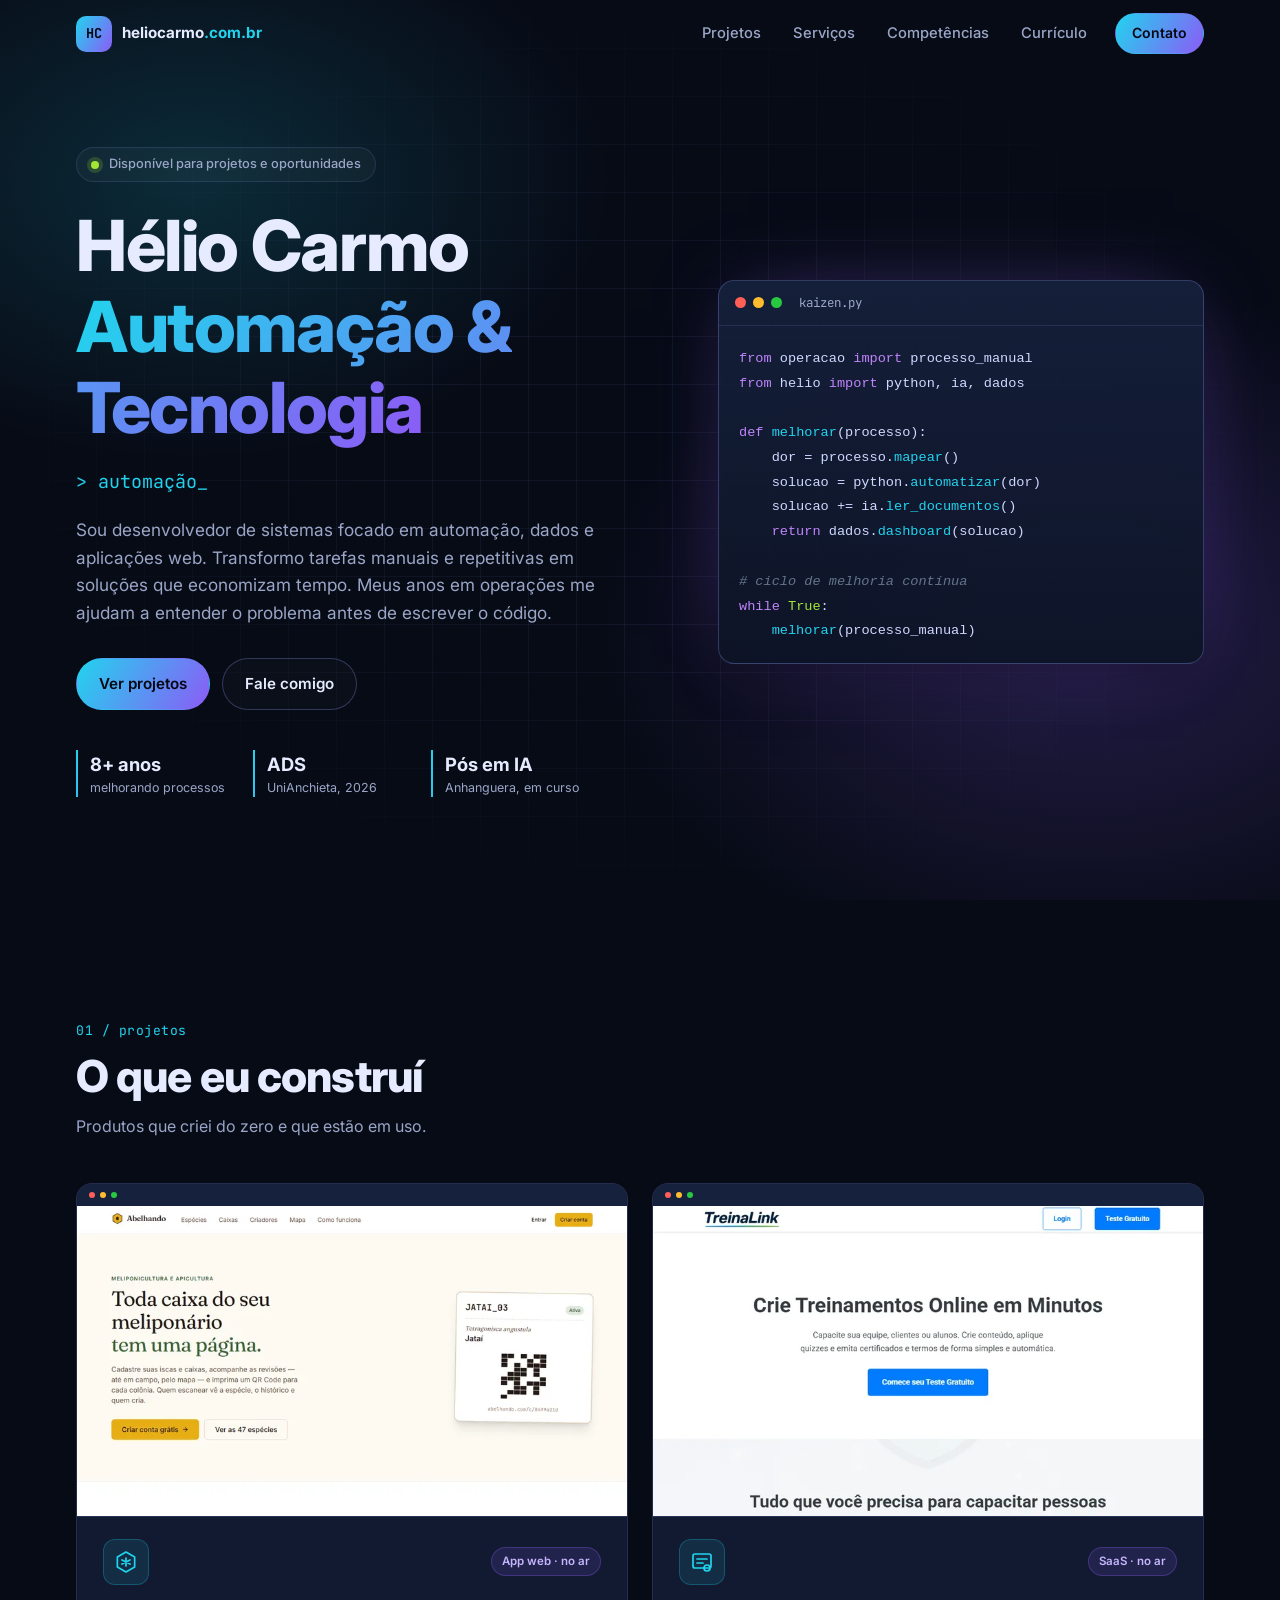
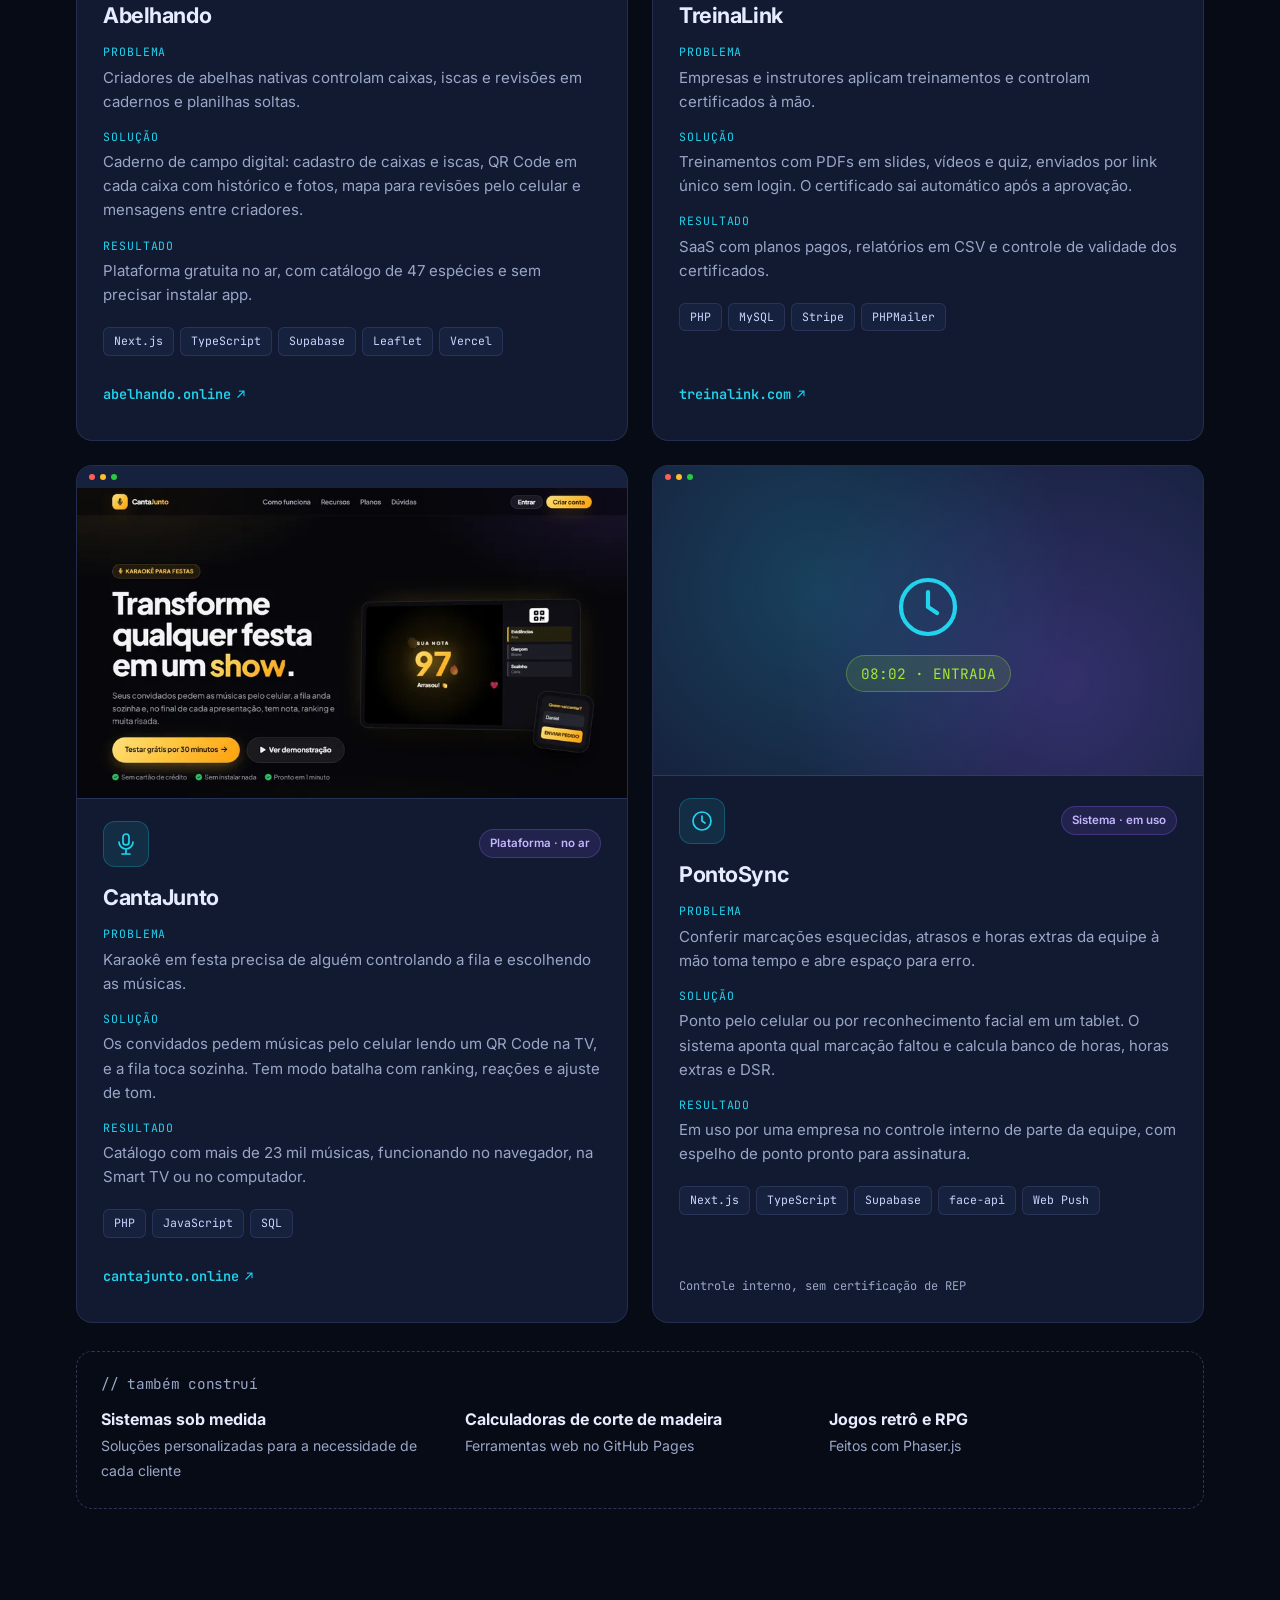
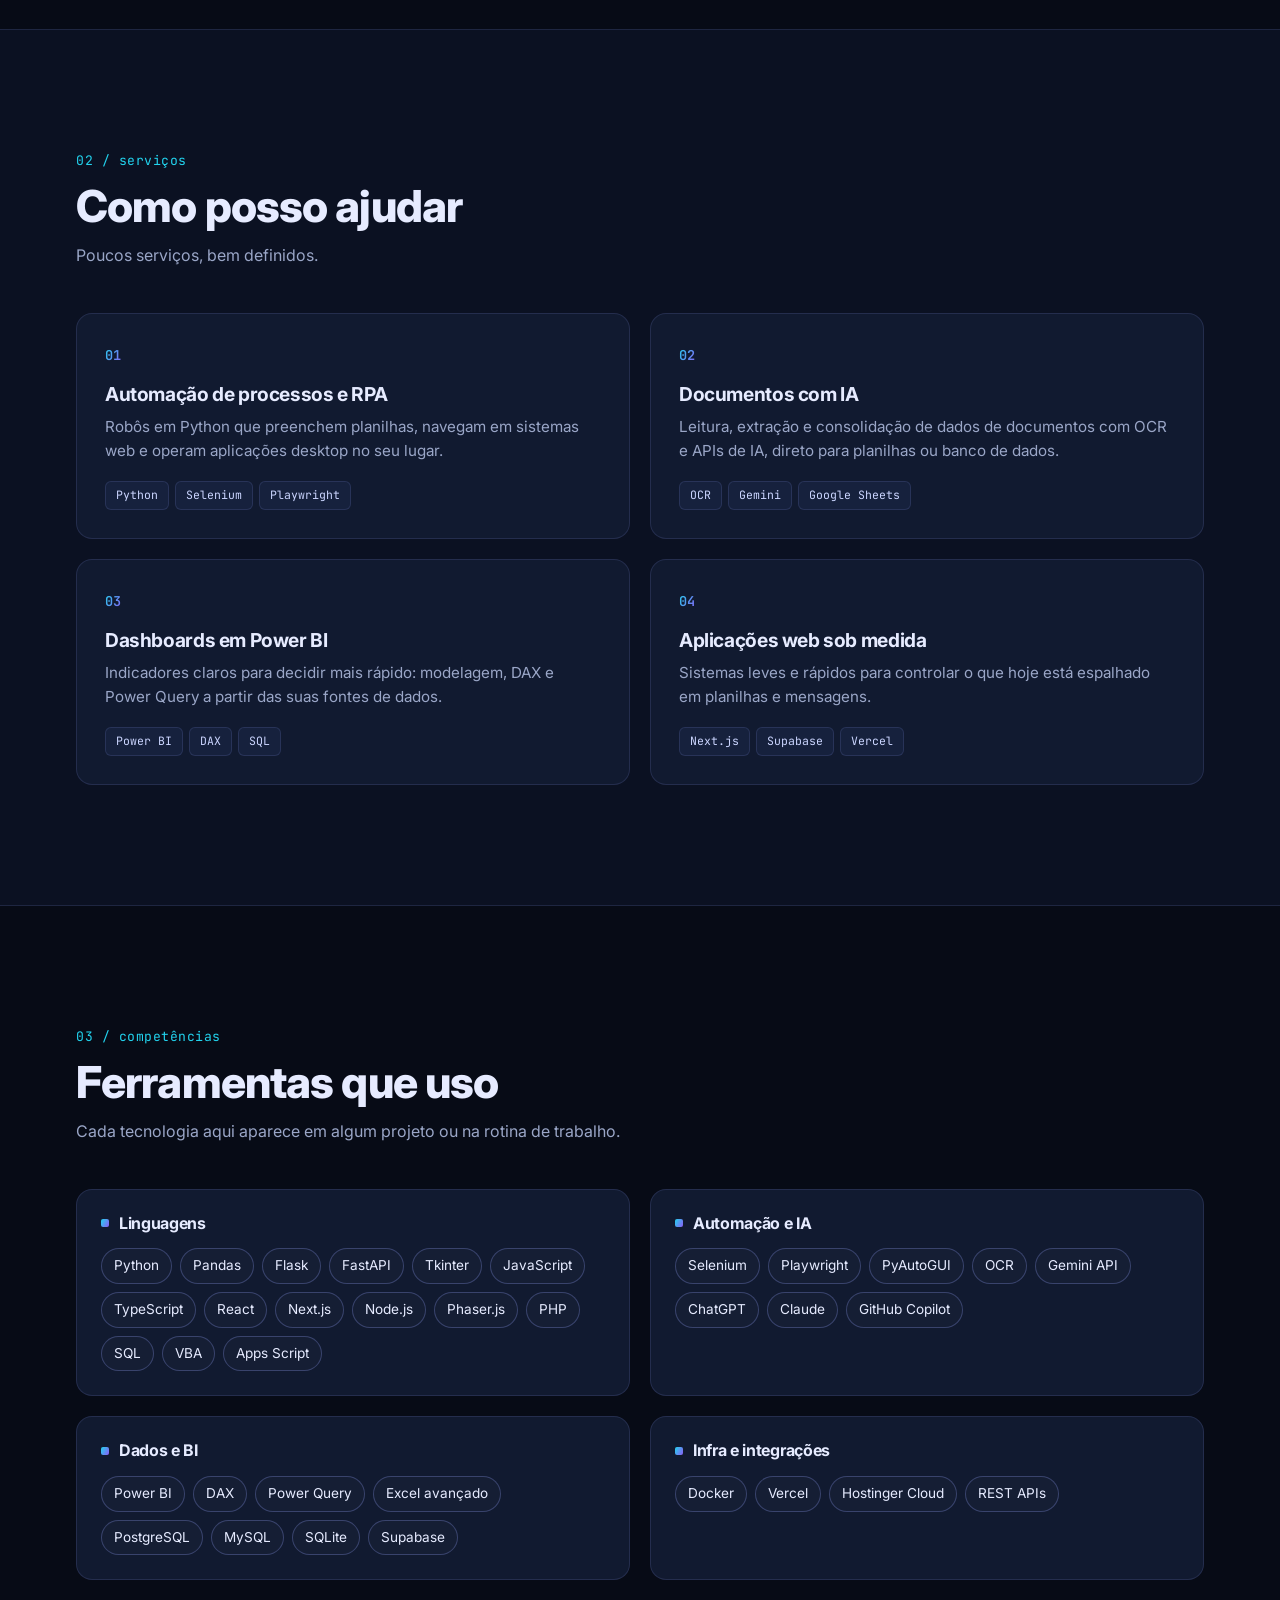
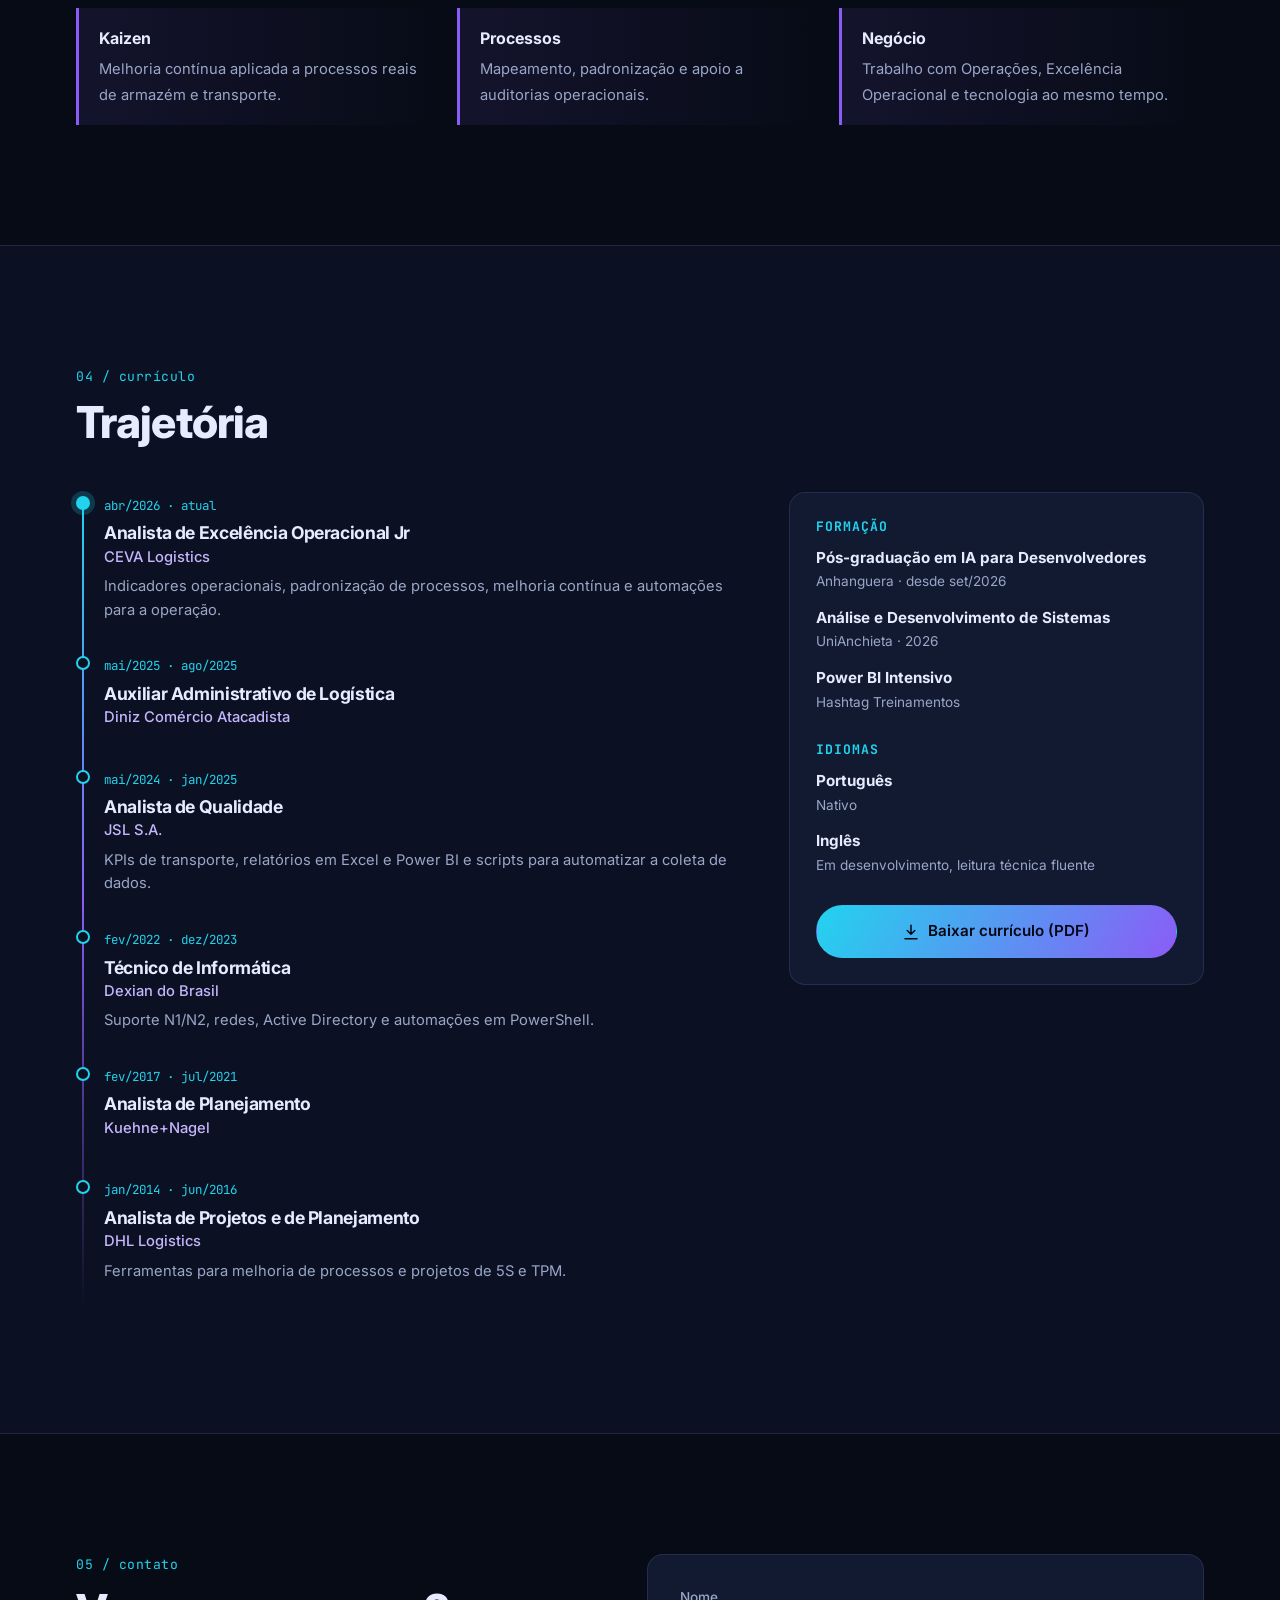
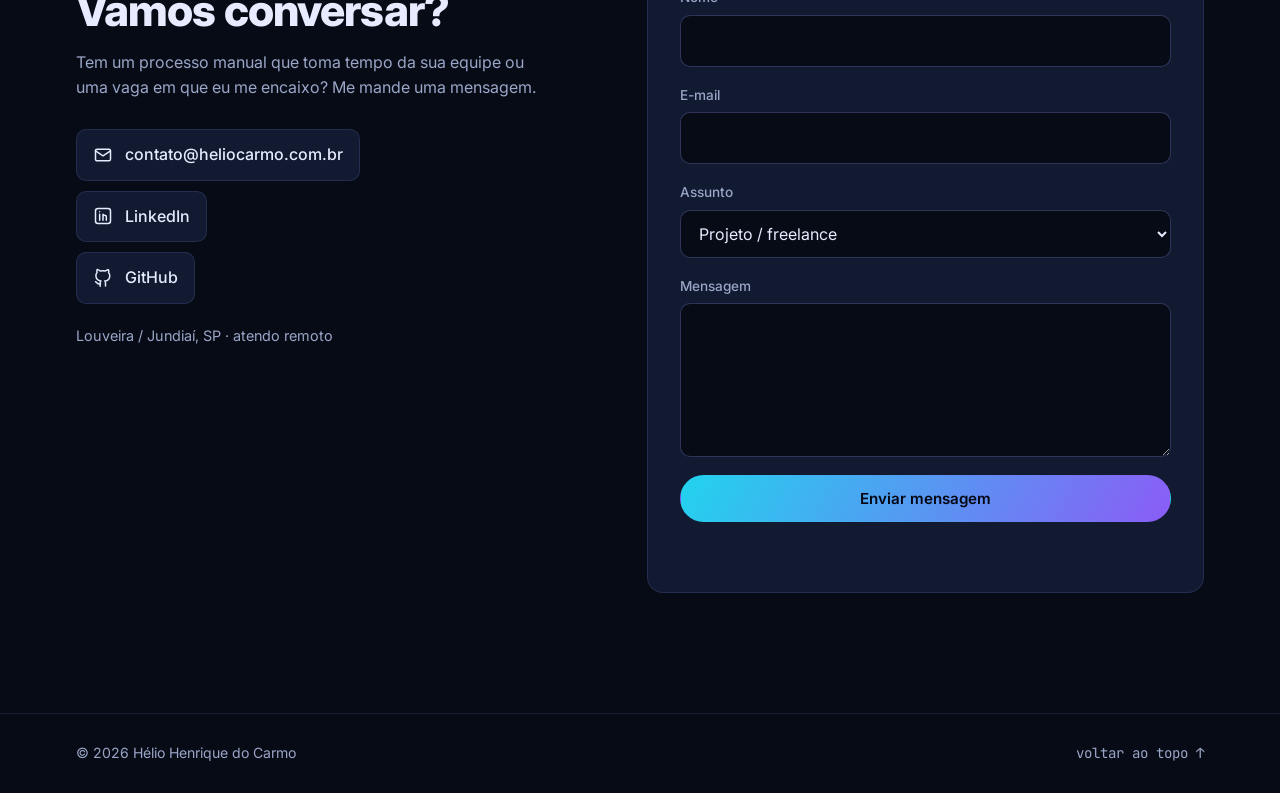
<file: index.html>
<!doctype html>
<html lang="pt-BR" class="no-js">
<head>
  <meta charset="utf-8">
  <meta name="viewport" content="width=device-width, initial-scale=1">
  <title>Hélio Carmo · Desenvolvedor de Sistemas, Automação e Dados</title>
  <meta name="description" content="Hélio Henrique do Carmo: desenvolvedor de sistemas focado em automação e tecnologia. Automação com Python, processamento de documentos com IA, Power BI e aplicações web.">
  <meta name="author" content="Hélio Henrique do Carmo">
  <link rel="canonical" href="https://helio-carmo.github.io/heliocarmo.com.br/">

  <!-- Open Graph -->
  <meta property="og:type" content="website">
  <meta property="og:locale" content="pt_BR">
  <meta property="og:url" content="https://helio-carmo.github.io/heliocarmo.com.br/">
  <meta property="og:title" content="Hélio Carmo · Automação, Dados e Desenvolvimento">
  <meta property="og:description" content="Transformo dores operacionais em soluções tecnológicas: automação, IA aplicada a documentos, dashboards e aplicações web.">
  <meta property="og:image" content="https://helio-carmo.github.io/heliocarmo.com.br/assets/og-image.png">
  <meta name="theme-color" content="#070b16">

  <link rel="icon" href="assets/favicon.svg" type="image/svg+xml">
  <link rel="preconnect" href="https://fonts.googleapis.com">
  <link rel="preconnect" href="https://fonts.gstatic.com" crossorigin>
  <link href="https://fonts.googleapis.com/css2?family=Inter:wght@400;500;600;700;800&family=JetBrains+Mono:wght@400;600&display=swap" rel="stylesheet">
  <link rel="stylesheet" href="styles.css">
</head>
<body>
  <a class="skip-link" href="#conteudo">Pular para o conteúdo</a>

  <!-- ============ CABEÇALHO ============ -->
  <header class="header">
    <nav class="nav container" aria-label="Navegação principal">
      <a href="#inicio" class="logo" aria-label="Hélio Carmo, voltar ao início">
        <span class="logo__mark">HC</span><span class="logo__text">heliocarmo<span class="accent">.com.br</span></span>
      </a>
      <button class="nav__toggle" aria-expanded="false" aria-controls="menu" aria-label="Abrir menu">
        <span></span><span></span><span></span>
      </button>
      <ul class="nav__menu" id="menu">
        <li><a href="#projetos">Projetos</a></li>
        <li><a href="#servicos">Serviços</a></li>
        <li><a href="#competencias">Competências</a></li>
        <li><a href="#curriculo">Currículo</a></li>
        <li><a href="#contato" class="btn btn--sm btn--primary">Contato</a></li>
      </ul>
    </nav>
  </header>

  <main id="conteudo">
    <!-- ============ INÍCIO / SOBRE ============ -->
    <section class="hero" id="inicio">
      <div class="hero__bg" aria-hidden="true"></div>
      <div class="container hero__grid">
        <div class="hero__text reveal">
          <p class="eyebrow"><span class="dot" aria-hidden="true"></span> Disponível para projetos e oportunidades</p>
          <h1>Hélio Carmo<br><span class="gradient-text">Automação &amp; Tecnologia</span></h1>
          <p class="hero__role mono" aria-live="polite">
            &gt; <span id="typed">automação de processos</span><span class="caret" aria-hidden="true">_</span>
          </p>
          <p class="hero__lead">
            Sou desenvolvedor de sistemas focado em automação, dados e aplicações web.
            Transformo tarefas manuais e repetitivas em soluções que economizam tempo.
            Meus anos em operações me ajudam a entender o problema antes de escrever o código.
          </p>
          <div class="hero__cta">
            <a href="#projetos" class="btn btn--primary">Ver projetos</a>
            <a href="#contato" class="btn btn--ghost">Fale comigo</a>
          </div>
          <ul class="hero__facts">
            <li><strong>8+ anos</strong><span>melhorando processos</span></li>
            <li><strong>ADS</strong><span>UniAnchieta, 2026</span></li>
            <li><strong>Pós em IA</strong><span>Anhanguera, em curso</span></li>
          </ul>
        </div>

        <!-- Cartão "terminal": reforça a identidade técnica -->
        <div class="terminal reveal" aria-hidden="true">
          <div class="terminal__bar"><i></i><i></i><i></i><span>kaizen.py</span></div>
<pre class="terminal__body"><code><span class="c-k">from</span> operacao <span class="c-k">import</span> processo_manual
<span class="c-k">from</span> helio <span class="c-k">import</span> python, ia, dados

<span class="c-k">def</span> <span class="c-f">melhorar</span>(processo):
    dor = processo.<span class="c-f">mapear</span>()
    solucao = python.<span class="c-f">automatizar</span>(dor)
    solucao += ia.<span class="c-f">ler_documentos</span>()
    <span class="c-k">return</span> dados.<span class="c-f">dashboard</span>(solucao)

<span class="c-c"># ciclo de melhoria contínua</span>
<span class="c-k">while</span> <span class="c-n">True</span>:
    <span class="c-f">melhorar</span>(processo_manual)</code></pre>
        </div>
      </div>
    </section>

    <!-- ============ PROJETOS ============ -->
    <section class="section" id="projetos">
      <div class="container">
        <header class="section__head reveal">
          <p class="kicker mono">01 / projetos</p>
          <h2>O que eu construí</h2>
          <p class="section__sub">Produtos que criei do zero e que estão em uso.</p>
        </header>

        <div class="projects">
          <article class="project reveal">
            <figure class="project__shot">
              <img src="assets/projetos/abelhando.webp" alt="Página inicial do Abelhando, com o cartão de uma caixa de abelha jataí e seu QR Code" width="800" height="450" loading="lazy" decoding="async">
            </figure>
            <div class="project__top">
              <span class="project__icon" aria-hidden="true">
                <svg viewBox="0 0 24 24"><path d="M12 2l8.66 5v10L12 22l-8.66-5V7z"/><path d="M12 8v8M8 10l8 4M16 10l-8 4"/></svg>
              </span>
              <span class="badge">App web · no ar</span>
            </div>
            <h3>Abelhando</h3>
            <dl class="case">
              <dt>Problema</dt><dd>Criadores de abelhas nativas controlam caixas, iscas e revisões em cadernos e planilhas soltas.</dd>
              <dt>Solução</dt><dd>Caderno de campo digital: cadastro de caixas e iscas, QR Code em cada caixa com histórico e fotos, mapa para revisões pelo celular e mensagens entre criadores.</dd>
              <dt>Resultado</dt><dd>Plataforma gratuita no ar, com catálogo de 47 espécies e sem precisar instalar app.</dd>
            </dl>
            <ul class="stack"><li>Next.js</li><li>TypeScript</li><li>Supabase</li><li>Leaflet</li><li>Vercel</li></ul>
            <a class="project__link" href="https://abelhando.online" target="_blank" rel="noopener">abelhando.online <span aria-hidden="true">↗</span></a>
          </article>

          <article class="project reveal">
            <figure class="project__shot">
              <img src="assets/projetos/treinalink.webp" alt="Página inicial do TreinaLink: crie treinamentos online em minutos" width="800" height="450" loading="lazy" decoding="async">
            </figure>
            <div class="project__top">
              <span class="project__icon" aria-hidden="true">
                <svg viewBox="0 0 24 24"><rect x="3" y="4" width="18" height="14" rx="2"/><path d="M7 9h10M7 13h6"/><circle cx="17" cy="18" r="3"/></svg>
              </span>
              <span class="badge">SaaS · no ar</span>
            </div>
            <h3>TreinaLink</h3>
            <dl class="case">
              <dt>Problema</dt><dd>Empresas e instrutores aplicam treinamentos e controlam certificados à mão.</dd>
              <dt>Solução</dt><dd>Treinamentos com PDFs em slides, vídeos e quiz, enviados por link único sem login. O certificado sai automático após a aprovação.</dd>
              <dt>Resultado</dt><dd>SaaS com planos pagos, relatórios em CSV e controle de validade dos certificados.</dd>
            </dl>
            <ul class="stack"><li>PHP</li><li>MySQL</li><li>Stripe</li><li>PHPMailer</li></ul>
            <a class="project__link" href="https://treinalink.com" target="_blank" rel="noopener">treinalink.com <span aria-hidden="true">↗</span></a>
          </article>

          <article class="project reveal">
            <figure class="project__shot">
              <img src="assets/projetos/cantajunto.webp" alt="Página inicial do CantaJunto, com a tela da TV mostrando a nota e a fila de músicas" width="800" height="450" loading="lazy" decoding="async">
            </figure>
            <div class="project__top">
              <span class="project__icon" aria-hidden="true">
                <svg viewBox="0 0 24 24"><rect x="9" y="2" width="6" height="11" rx="3"/><path d="M5 10a7 7 0 0014 0M12 17v5M8 22h8"/></svg>
              </span>
              <span class="badge">Plataforma · no ar</span>
            </div>
            <h3>CantaJunto</h3>
            <dl class="case">
              <dt>Problema</dt><dd>Karaokê em festa precisa de alguém controlando a fila e escolhendo as músicas.</dd>
              <dt>Solução</dt><dd>Os convidados pedem músicas pelo celular lendo um QR Code na TV, e a fila toca sozinha. Tem modo batalha com ranking, reações e ajuste de tom.</dd>
              <dt>Resultado</dt><dd>Catálogo com mais de 23 mil músicas, funcionando no navegador, na Smart TV ou no computador.</dd>
            </dl>
            <ul class="stack"><li>PHP</li><li>JavaScript</li><li>SQL</li></ul>
            <a class="project__link" href="https://cantajunto.online" target="_blank" rel="noopener">cantajunto.online <span aria-hidden="true">↗</span></a>
          </article>

          <article class="project reveal">
            <figure class="project__shot project__shot--art" aria-hidden="true">
              <div class="art-clock">
                <svg viewBox="0 0 24 24"><circle cx="12" cy="12" r="9"/><path d="M12 7v5l3 2"/></svg>
                <span class="mono">08:02 · ENTRADA</span>
              </div>
            </figure>
            <div class="project__top">
              <span class="project__icon" aria-hidden="true">
                <svg viewBox="0 0 24 24"><circle cx="12" cy="12" r="9"/><path d="M12 7v5l3 2"/></svg>
              </span>
              <span class="badge">Sistema · em uso</span>
            </div>
            <h3>PontoSync</h3>
            <dl class="case">
              <dt>Problema</dt><dd>Conferir marcações esquecidas, atrasos e horas extras da equipe à mão toma tempo e abre espaço para erro.</dd>
              <dt>Solução</dt><dd>Ponto pelo celular ou por reconhecimento facial em um tablet. O sistema aponta qual marcação faltou e calcula banco de horas, horas extras e DSR.</dd>
              <dt>Resultado</dt><dd>Em uso por uma empresa no controle interno de parte da equipe, com espelho de ponto pronto para assinatura.</dd>
            </dl>
            <ul class="stack"><li>Next.js</li><li>TypeScript</li><li>Supabase</li><li>face-api</li><li>Web Push</li></ul>
            <p class="project__note mono">Controle interno, sem certificação de REP</p>
          </article>
        </div>

        <!-- Projetos de apoio: mostram curiosidade e variedade -->
        <div class="side-projects reveal">
          <h3 class="mono">// também construí</h3>
          <ul>
            <li><strong>Sistemas sob medida</strong><span>Soluções personalizadas para a necessidade de cada cliente</span></li>
            <li><strong>Calculadoras de corte de madeira</strong><span>Ferramentas web no GitHub Pages</span></li>
            <li><strong>Jogos retrô e RPG</strong><span>Feitos com Phaser.js</span></li>
          </ul>
        </div>
      </div>
    </section>

    <!-- ============ SERVIÇOS ============ -->
    <section class="section section--alt" id="servicos">
      <div class="container">
        <header class="section__head reveal">
          <p class="kicker mono">02 / serviços</p>
          <h2>Como posso ajudar</h2>
          <p class="section__sub">Poucos serviços, bem definidos.</p>
        </header>
        <div class="services">
          <article class="service reveal">
            <span class="service__num mono">01</span>
            <h3>Automação de processos e RPA</h3>
            <p>Robôs em Python que preenchem planilhas, navegam em sistemas web e operam aplicações desktop no seu lugar.</p>
            <ul class="stack"><li>Python</li><li>Selenium</li><li>Playwright</li></ul>
          </article>
          <article class="service reveal">
            <span class="service__num mono">02</span>
            <h3>Documentos com IA</h3>
            <p>Leitura, extração e consolidação de dados de documentos com OCR e APIs de IA, direto para planilhas ou banco de dados.</p>
            <ul class="stack"><li>OCR</li><li>Gemini</li><li>Google Sheets</li></ul>
          </article>
          <article class="service reveal">
            <span class="service__num mono">03</span>
            <h3>Dashboards em Power BI</h3>
            <p>Indicadores claros para decidir mais rápido: modelagem, DAX e Power Query a partir das suas fontes de dados.</p>
            <ul class="stack"><li>Power BI</li><li>DAX</li><li>SQL</li></ul>
          </article>
          <article class="service reveal">
            <span class="service__num mono">04</span>
            <h3>Aplicações web sob medida</h3>
            <p>Sistemas leves e rápidos para controlar o que hoje está espalhado em planilhas e mensagens.</p>
            <ul class="stack"><li>Next.js</li><li>Supabase</li><li>Vercel</li></ul>
          </article>
        </div>
      </div>
    </section>

    <!-- ============ COMPETÊNCIAS ============ -->
    <section class="section" id="competencias">
      <div class="container">
        <header class="section__head reveal">
          <p class="kicker mono">03 / competências</p>
          <h2>Ferramentas que uso</h2>
          <p class="section__sub">Cada tecnologia aqui aparece em algum projeto ou na rotina de trabalho.</p>
        </header>
        <div class="skills">
          <div class="skill reveal">
            <h3>Linguagens</h3>
            <ul class="chips">
              <li>Python</li><li>Pandas</li><li>Flask</li><li>FastAPI</li><li>Tkinter</li>
              <li>JavaScript</li><li>TypeScript</li><li>React</li><li>Next.js</li><li>Node.js</li><li>Phaser.js</li>
              <li>PHP</li><li>SQL</li><li>VBA</li><li>Apps Script</li>
            </ul>
          </div>
          <div class="skill reveal">
            <h3>Automação e IA</h3>
            <ul class="chips">
              <li>Selenium</li><li>Playwright</li><li>PyAutoGUI</li><li>OCR</li><li>Gemini API</li>
              <li>ChatGPT</li><li>Claude</li><li>GitHub Copilot</li>
            </ul>
          </div>
          <div class="skill reveal">
            <h3>Dados e BI</h3>
            <ul class="chips">
              <li>Power BI</li><li>DAX</li><li>Power Query</li><li>Excel avançado</li>
              <li>PostgreSQL</li><li>MySQL</li><li>SQLite</li><li>Supabase</li>
            </ul>
          </div>
          <div class="skill reveal">
            <h3>Infra e integrações</h3>
            <ul class="chips">
              <li>Docker</li><li>Vercel</li><li>Hostinger Cloud</li><li>REST APIs</li>
            </ul>
          </div>
        </div>

        <div class="soft reveal">
          <div><strong>Kaizen</strong><span>Melhoria contínua aplicada a processos reais de armazém e transporte.</span></div>
          <div><strong>Processos</strong><span>Mapeamento, padronização e apoio a auditorias operacionais.</span></div>
          <div><strong>Negócio</strong><span>Trabalho com Operações, Excelência Operacional e tecnologia ao mesmo tempo.</span></div>
        </div>
      </div>
    </section>

    <!-- ============ CURRÍCULO ============ -->
    <section class="section section--alt" id="curriculo">
      <div class="container">
        <header class="section__head reveal">
          <p class="kicker mono">04 / currículo</p>
          <h2>Trajetória</h2>
        </header>

        <div class="cv">
          <ol class="timeline">
            <li class="reveal">
              <span class="timeline__date mono">abr/2026 · atual</span>
              <h3>Analista de Excelência Operacional Jr</h3>
              <p class="timeline__org">CEVA Logistics</p>
              <p>Indicadores operacionais, padronização de processos, melhoria contínua e automações para a operação.</p>
            </li>
            <li class="reveal">
              <span class="timeline__date mono">mai/2025 · ago/2025</span>
              <h3>Auxiliar Administrativo de Logística</h3>
              <p class="timeline__org">Diniz Comércio Atacadista</p>
            </li>
            <li class="reveal">
              <span class="timeline__date mono">mai/2024 · jan/2025</span>
              <h3>Analista de Qualidade</h3>
              <p class="timeline__org">JSL S.A.</p>
              <p>KPIs de transporte, relatórios em Excel e Power BI e scripts para automatizar a coleta de dados.</p>
            </li>
            <li class="reveal">
              <span class="timeline__date mono">fev/2022 · dez/2023</span>
              <h3>Técnico de Informática</h3>
              <p class="timeline__org">Dexian do Brasil</p>
              <p>Suporte N1/N2, redes, Active Directory e automações em PowerShell.</p>
            </li>
            <li class="reveal">
              <span class="timeline__date mono">fev/2017 · jul/2021</span>
              <h3>Analista de Planejamento</h3>
              <p class="timeline__org">Kuehne+Nagel</p>
            </li>
            <li class="reveal">
              <span class="timeline__date mono">jan/2014 · jun/2016</span>
              <h3>Analista de Projetos e de Planejamento</h3>
              <p class="timeline__org">DHL Logistics</p>
              <p>Ferramentas para melhoria de processos e projetos de 5S e TPM.</p>
            </li>
          </ol>

          <aside class="cv__side reveal">
            <h3>Formação</h3>
            <ul class="edu">
              <li><strong>Pós-graduação em IA para Desenvolvedores</strong><span>Anhanguera · desde set/2026</span></li>
              <li><strong>Análise e Desenvolvimento de Sistemas</strong><span>UniAnchieta · 2026</span></li>
              <li><strong>Power BI Intensivo</strong><span>Hashtag Treinamentos</span></li>
            </ul>
            <h3>Idiomas</h3>
            <ul class="edu">
              <li><strong>Português</strong><span>Nativo</span></li>
              <li><strong>Inglês</strong><span>Em desenvolvimento, leitura técnica fluente</span></li>
            </ul>
            <!-- O PDF publicado NÃO deve conter endereço nem telefone -->
            <a href="assets/curriculo-helio-carmo.pdf" class="btn btn--primary btn--block" download>
              <svg viewBox="0 0 24 24" aria-hidden="true"><path d="M12 3v12m0 0l-5-5m5 5l5-5M4 21h16"/></svg>
              Baixar currículo (PDF)
            </a>
          </aside>
        </div>
      </div>
    </section>

    <!-- ============ CONTATO ============ -->
    <section class="section" id="contato">
      <div class="container contact">
        <div class="contact__info reveal">
          <p class="kicker mono">05 / contato</p>
          <h2>Vamos conversar?</h2>
          <p>Tem um processo manual que toma tempo da sua equipe ou uma vaga em que eu me encaixo? Me mande uma mensagem.</p>
          <ul class="contact__links">
            <li>
              <a href="mailto:contato@heliocarmo.com.br">
                <svg viewBox="0 0 24 24" aria-hidden="true"><rect x="3" y="5" width="18" height="14" rx="2"/><path d="M3 7l9 6 9-6"/></svg>
                contato@heliocarmo.com.br
              </a>
            </li>
            <li>
              <a href="https://www.linkedin.com/in/helio-henrique-carmo-84966495/" target="_blank" rel="noopener">
                <svg viewBox="0 0 24 24" aria-hidden="true"><rect x="3" y="3" width="18" height="18" rx="3"/><path d="M8 10v7M8 7v.01M12 17v-4a2 2 0 014 0v4M12 10v7"/></svg>
                LinkedIn
              </a>
            </li>
            <li>
              <a href="https://github.com/Helio-Carmo" target="_blank" rel="noopener">
                <svg viewBox="0 0 24 24" aria-hidden="true"><path d="M9 19c-4 1.5-4-2-6-2.5m12 5v-3.5a3 3 0 00-.9-2.3c3-.3 6-1.5 6-6.5a5 5 0 00-1.4-3.5 4.6 4.6 0 00-.1-3.5s-1.1-.3-3.6 1.4a12.4 12.4 0 00-6.4 0C6.1 1.6 5 1.9 5 1.9a4.6 4.6 0 00-.1 3.5A5 5 0 003.5 9c0 5 3 6.2 6 6.5a3 3 0 00-.9 2.3V22"/></svg>
                GitHub
              </a>
            </li>
          </ul>
          <p class="muted">Louveira / Jundiaí, SP · atendo remoto</p>
        </div>

        <!-- Formulário via Web3Forms (a access_key é pública por design; os envios vão para o e-mail cadastrado lá) -->
        <form class="form reveal" action="https://api.web3forms.com/submit" method="POST" id="contact-form">
          <input type="hidden" name="access_key" value="8d326017-107f-4da3-8303-b874e78bdab6">
          <input type="hidden" name="subject" value="Novo contato pelo site heliocarmo.com.br">
          <!-- Honeypot anti-spam: invisível para pessoas, bots preenchem -->
          <input type="checkbox" name="botcheck" class="hp" tabindex="-1" autocomplete="off" aria-hidden="true">

          <div class="field">
            <label for="nome">Nome</label>
            <input id="nome" name="name" type="text" autocomplete="name" required>
          </div>
          <div class="field">
            <label for="email">E-mail</label>
            <input id="email" name="email" type="email" autocomplete="email" required>
          </div>
          <div class="field">
            <label for="assunto">Assunto</label>
            <select id="assunto" name="assunto">
              <option>Projeto / freelance</option>
              <option>Oportunidade de emprego</option>
              <option>Outro</option>
            </select>
          </div>
          <div class="field">
            <label for="mensagem">Mensagem</label>
            <textarea id="mensagem" name="message" rows="5" required></textarea>
          </div>
          <button type="submit" class="btn btn--primary btn--block">Enviar mensagem</button>
          <p class="form__status" role="status" aria-live="polite"></p>
        </form>
      </div>
    </section>
  </main>

  <footer class="footer">
    <div class="container footer__inner">
      <p>© <span id="year">2026</span> Hélio Henrique do Carmo</p>
      <a href="#inicio" class="mono">voltar ao topo ↑</a>
    </div>
  </footer>

  <script src="script.js" defer></script>
</body>
</html>
</file>
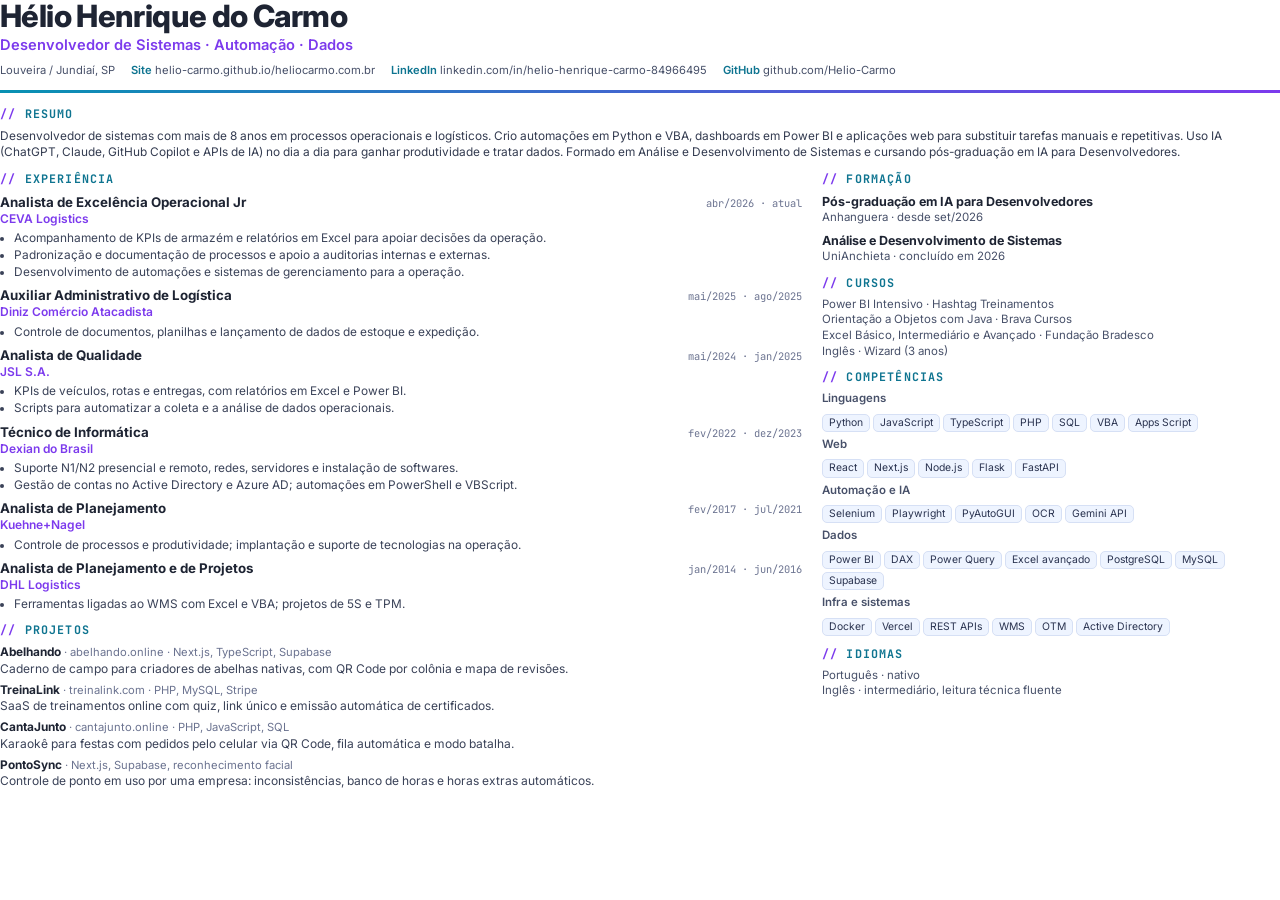
<file: curriculo/curriculo.html>
<!doctype html>
<html lang="pt-BR"><head><meta charset="utf-8">
<!-- Fonte do currículo em PDF. Para atualizar: edite este arquivo e imprima em PDF (Chrome, A4, sem cabeçalho) em assets/curriculo-helio-carmo.pdf -->
<meta name="robots" content="noindex">
<title>Hélio Henrique do Carmo · Currículo</title>
<link href="https://fonts.googleapis.com/css2?family=Inter:wght@400;500;600;700;800&family=JetBrains+Mono:wght@500;700&display=swap" rel="stylesheet">
<style>
@page { size: A4; margin: 9mm 13mm 8mm; }
* { box-sizing: border-box; margin: 0; padding: 0; }
body { font-family: Inter, sans-serif; color: #1e2433; font-size: 8.9pt; line-height: 1.36; }
a { color: inherit; text-decoration: none; }
.mono { font-family: "JetBrains Mono", monospace; }
header { display: block; padding-bottom: 12px; border-bottom: 3px solid; border-image: linear-gradient(90deg,#0891b2,#7c3aed) 1; margin-bottom: 14px; }
h1 { font-size: 23pt; font-weight: 800; letter-spacing: -.02em; line-height: 1.05; }
.role { font-size: 11pt; font-weight: 600; color: #7c3aed; margin-top: 4px; }
.contact { margin-top: 7px; font-size: 8.4pt; color: #475069; display: flex; flex-wrap: wrap; gap: 4px 16px; }
.contact b { color: #0e7490; font-weight: 600; }
h2 { font-family: "JetBrains Mono", monospace; font-size: 8.8pt; text-transform: uppercase; letter-spacing: .1em; color: #0e7490; margin: 11px 0 5px; }
h2::before { content: "// "; color: #7c3aed; }
.summary { color: #333b50; }
.grid { display: grid; grid-template-columns: 1.75fr 1fr; gap: 20px; }
.projs { display: grid; grid-template-columns: 1fr 1fr; gap: 2px 20px; }
.job { margin-bottom: 6px; break-inside: avoid; }
.job-head { display: flex; justify-content: space-between; gap: 8px; align-items: baseline; }
.job h3 { font-size: 10pt; font-weight: 700; }
.date { font-family: "JetBrains Mono", monospace; font-size: 7.8pt; color: #6b7390; white-space: nowrap; }
.org { color: #7c3aed; font-weight: 600; font-size: 9pt; }
ul.b { margin: 3px 0 0 14px; color: #3a4258; }
ul.b li { margin-bottom: 1px; }
.proj { margin-bottom: 5px; break-inside: avoid; }
.proj b { font-weight: 700; }
.proj span { color: #6b7390; font-size: 8.4pt; }
.proj p { color: #3a4258; font-size: 9pt; }
.side h3 { font-size: 9.4pt; font-weight: 700; }
.side p { color: #475069; font-size: 8.6pt; margin-bottom: 7px; }
.chips { display: flex; flex-wrap: wrap; gap: 3px; margin-bottom: 5px; }
.chips span { font-size: 7.8pt; padding: 1px 6px; border-radius: 5px; background: #eef4ff; border: 1px solid #d6e0f5; color: #2a3350; }
.label { font-size: 8.2pt; font-weight: 600; color: #1e2433; margin: 4px 0 2px; }
</style></head>
<body>
<header>
  <div>
    <h1>Hélio Henrique do Carmo</h1>
    <p class="role">Desenvolvedor de Sistemas · Automação · Dados</p>
  </div>
  <div class="contact">
    <span>Louveira / Jundiaí, SP</span>
    <span><b>Site</b> helio-carmo.github.io/heliocarmo.com.br</span>
    <span><b>LinkedIn</b> linkedin.com/in/helio-henrique-carmo-84966495</span>
    <span><b>GitHub</b> github.com/Helio-Carmo</span>
  </div>
</header>

<h2>Resumo</h2>
<p class="summary">Desenvolvedor de sistemas com mais de 8 anos em processos operacionais e logísticos. Crio automações em Python e VBA, dashboards em Power BI e aplicações web para substituir tarefas manuais e repetitivas. Uso IA (ChatGPT, Claude, GitHub Copilot e APIs de IA) no dia a dia para ganhar produtividade e tratar dados. Formado em Análise e Desenvolvimento de Sistemas e cursando pós-graduação em IA para Desenvolvedores.</p>

<div class="grid">
<div>
  <h2>Experiência</h2>
  <div class="job">
    <div class="job-head"><h3>Analista de Excelência Operacional Jr</h3><span class="date">abr/2026 · atual</span></div>
    <p class="org">CEVA Logistics</p>
    <ul class="b">
      <li>Acompanhamento de KPIs de armazém e relatórios em Excel para apoiar decisões da operação.</li>
      <li>Padronização e documentação de processos e apoio a auditorias internas e externas.</li>
      <li>Desenvolvimento de automações e sistemas de gerenciamento para a operação.</li>
    </ul>
  </div>
  <div class="job">
    <div class="job-head"><h3>Auxiliar Administrativo de Logística</h3><span class="date">mai/2025 · ago/2025</span></div>
    <p class="org">Diniz Comércio Atacadista</p>
    <ul class="b"><li>Controle de documentos, planilhas e lançamento de dados de estoque e expedição.</li></ul>
  </div>
  <div class="job">
    <div class="job-head"><h3>Analista de Qualidade</h3><span class="date">mai/2024 · jan/2025</span></div>
    <p class="org">JSL S.A.</p>
    <ul class="b">
      <li>KPIs de veículos, rotas e entregas, com relatórios em Excel e Power BI.</li>
      <li>Scripts para automatizar a coleta e a análise de dados operacionais.</li>
    </ul>
  </div>
  <div class="job">
    <div class="job-head"><h3>Técnico de Informática</h3><span class="date">fev/2022 · dez/2023</span></div>
    <p class="org">Dexian do Brasil</p>
    <ul class="b">
      <li>Suporte N1/N2 presencial e remoto, redes, servidores e instalação de softwares.</li>
      <li>Gestão de contas no Active Directory e Azure AD; automações em PowerShell e VBScript.</li>
    </ul>
  </div>
  <div class="job">
    <div class="job-head"><h3>Analista de Planejamento</h3><span class="date">fev/2017 · jul/2021</span></div>
    <p class="org">Kuehne+Nagel</p>
    <ul class="b"><li>Controle de processos e produtividade; implantação e suporte de tecnologias na operação.</li></ul>
  </div>
  <div class="job">
    <div class="job-head"><h3>Analista de Planejamento e de Projetos</h3><span class="date">jan/2014 · jun/2016</span></div>
    <p class="org">DHL Logistics</p>
    <ul class="b"><li>Ferramentas ligadas ao WMS com Excel e VBA; projetos de 5S e TPM.</li></ul>
  </div>

  <h2>Projetos</h2>
  <div class="proj"><b>Abelhando</b> <span>· abelhando.online · Next.js, TypeScript, Supabase</span>
    <p>Caderno de campo para criadores de abelhas nativas, com QR Code por colônia e mapa de revisões.</p></div>
  <div class="proj"><b>TreinaLink</b> <span>· treinalink.com · PHP, MySQL, Stripe</span>
    <p>SaaS de treinamentos online com quiz, link único e emissão automática de certificados.</p></div>
  <div class="proj"><b>CantaJunto</b> <span>· cantajunto.online · PHP, JavaScript, SQL</span>
    <p>Karaokê para festas com pedidos pelo celular via QR Code, fila automática e modo batalha.</p></div>
  <div class="proj"><b>PontoSync</b> <span>· Next.js, Supabase, reconhecimento facial</span>
    <p>Controle de ponto em uso por uma empresa: inconsistências, banco de horas e horas extras automáticos.</p></div>
</div>

<div class="side">
  <h2>Formação</h2>
  <h3>Pós-graduação em IA para Desenvolvedores</h3><p>Anhanguera · desde set/2026</p>
  <h3>Análise e Desenvolvimento de Sistemas</h3><p>UniAnchieta · concluído em 2026</p>

  <h2>Cursos</h2>
  <p>Power BI Intensivo · Hashtag Treinamentos<br>Orientação a Objetos com Java · Brava Cursos<br>Excel Básico, Intermediário e Avançado · Fundação Bradesco<br>Inglês · Wizard (3 anos)</p>

  <h2>Competências</h2>
  <p class="label">Linguagens</p>
  <div class="chips"><span>Python</span><span>JavaScript</span><span>TypeScript</span><span>PHP</span><span>SQL</span><span>VBA</span><span>Apps Script</span></div>
  <p class="label">Web</p>
  <div class="chips"><span>React</span><span>Next.js</span><span>Node.js</span><span>Flask</span><span>FastAPI</span></div>
  <p class="label">Automação e IA</p>
  <div class="chips"><span>Selenium</span><span>Playwright</span><span>PyAutoGUI</span><span>OCR</span><span>Gemini API</span></div>
  <p class="label">Dados</p>
  <div class="chips"><span>Power BI</span><span>DAX</span><span>Power Query</span><span>Excel avançado</span><span>PostgreSQL</span><span>MySQL</span><span>Supabase</span></div>
  <p class="label">Infra e sistemas</p>
  <div class="chips"><span>Docker</span><span>Vercel</span><span>REST APIs</span><span>WMS</span><span>OTM</span><span>Active Directory</span></div>

  <h2>Idiomas</h2>
  <p>Português · nativo<br>Inglês · intermediário, leitura técnica fluente</p>
</div>
</div>
</body></html>
</file>
<file: styles.css>
/* =========================================================
   heliocarmo.com.br · estilos
   Tema escuro tecnológico: azul-noite + ciano + violeta
   Mobile first: estilos base para celular, media queries ampliam.
   ========================================================= */

:root {
  --bg: #070b16;
  --bg-alt: #0b1122;
  --surface: #111a30;
  --surface-2: #16213d;
  --border: rgba(148, 163, 255, 0.14);
  --border-strong: rgba(148, 163, 255, 0.28);

  --text: #e6ebff;
  --text-muted: #9aa6c7;

  --cyan: #22d3ee;
  --violet: #8b5cf6;
  --lime: #a3e635;
  --gradient: linear-gradient(120deg, var(--cyan), var(--violet));

  --radius: 16px;
  --radius-sm: 10px;
  --shadow: 0 20px 50px -20px rgba(0, 0, 0, 0.6);
  --glow: 0 0 0 1px rgba(34, 211, 238, 0.35), 0 10px 40px -10px rgba(34, 211, 238, 0.35);

  --font: "Inter", system-ui, -apple-system, "Segoe UI", Roboto, sans-serif;
  --mono: "JetBrains Mono", ui-monospace, Consolas, monospace;
  --header-h: 68px;
}

*, *::before, *::after { box-sizing: border-box; }

html { scroll-behavior: smooth; scroll-padding-top: var(--header-h); }

body {
  margin: 0;
  background: var(--bg);
  color: var(--text);
  font-family: var(--font);
  font-size: 1rem;
  line-height: 1.6;
  -webkit-font-smoothing: antialiased;
  overflow-x: hidden;
}

img, svg { display: block; max-width: 100%; }
a { color: inherit; text-decoration: none; }
h1, h2, h3 { line-height: 1.15; margin: 0; letter-spacing: -0.02em; }
p { margin: 0; }
ul, ol, dl, dd { margin: 0; padding: 0; }
ul, ol { list-style: none; }

.container { width: 100%; max-width: 1160px; margin: 0 auto; padding: 0 16px; }
.mono { font-family: var(--mono); }
.accent { color: var(--cyan); }
.muted { color: var(--text-muted); font-size: 0.9rem; }
.gradient-text {
  background: var(--gradient);
  -webkit-background-clip: text;
  background-clip: text;
  color: transparent;
}

/* ---------- Acessibilidade ---------- */
.skip-link {
  position: absolute; left: 16px; top: -100px; z-index: 100;
  background: var(--cyan); color: #04121a; padding: 10px 16px;
  border-radius: var(--radius-sm); font-weight: 600;
}
.skip-link:focus { top: 12px; }

:focus-visible { outline: 2px solid var(--cyan); outline-offset: 3px; border-radius: 6px; }

/* ---------- Botões ---------- */
.btn {
  display: inline-flex; align-items: center; justify-content: center; gap: 8px;
  padding: 13px 22px; border-radius: 999px; font-weight: 600; font-size: 0.95rem;
  border: 1px solid transparent; cursor: pointer; font-family: inherit;
  transition: transform .2s ease, box-shadow .2s ease, background .2s ease, border-color .2s ease;
}
.btn svg { width: 18px; height: 18px; fill: none; stroke: currentColor; stroke-width: 2; stroke-linecap: round; stroke-linejoin: round; }
.btn--primary { background: var(--gradient); color: #050814; }
.btn--primary:hover { transform: translateY(-2px); box-shadow: 0 12px 30px -8px rgba(139, 92, 246, .6); }
.btn--ghost { border-color: var(--border-strong); color: var(--text); background: rgba(255,255,255,.02); }
.btn--ghost:hover { border-color: var(--cyan); color: var(--cyan); }
.btn--sm { padding: 8px 16px; font-size: 0.875rem; }
.btn--block { width: 100%; }

/* ---------- Cabeçalho ---------- */
.header {
  position: fixed; inset: 0 0 auto 0; z-index: 50; height: var(--header-h);
  transition: background .3s ease, border-color .3s ease, backdrop-filter .3s;
  border-bottom: 1px solid transparent;
}
.header.is-scrolled {
  background: rgba(7, 11, 22, 0.78);
  backdrop-filter: blur(14px);
  -webkit-backdrop-filter: blur(14px);
  border-bottom-color: var(--border);
}
.nav { height: 100%; display: flex; align-items: center; justify-content: space-between; }

.logo { display: flex; align-items: center; gap: 10px; font-weight: 700; }
.logo__mark {
  display: grid; place-items: center; width: 36px; height: 36px; border-radius: 10px;
  background: var(--gradient); color: #050814; font-family: var(--mono); font-size: 0.85rem; font-weight: 700;
}
.logo__text { font-size: 0.95rem; }

.nav__toggle {
  width: 44px; height: 44px; display: grid; place-content: center; gap: 5px;
  background: transparent; border: 1px solid var(--border); border-radius: 10px; cursor: pointer;
}
.nav__toggle span { width: 20px; height: 2px; background: var(--text); border-radius: 2px; transition: transform .25s, opacity .25s; }
.nav__toggle[aria-expanded="true"] span:nth-child(1) { transform: translateY(7px) rotate(45deg); }
.nav__toggle[aria-expanded="true"] span:nth-child(2) { opacity: 0; }
.nav__toggle[aria-expanded="true"] span:nth-child(3) { transform: translateY(-7px) rotate(-45deg); }

.nav__menu {
  position: fixed; top: var(--header-h); left: 0; right: 0;
  display: flex; flex-direction: column; gap: 4px; padding: 16px;
  background: rgba(7, 11, 22, 0.97); border-bottom: 1px solid var(--border);
  transform: translateY(-120%); opacity: 0; visibility: hidden;
  transition: transform .3s ease, opacity .3s ease, visibility .3s;
}
.nav__menu.is-open { transform: none; opacity: 1; visibility: visible; }
.nav__menu a:not(.btn) { display: block; padding: 12px 8px; color: var(--text-muted); font-weight: 500; }
.nav__menu a:not(.btn):hover { color: var(--text); }
.nav__menu .btn { margin-top: 8px; }

/* ---------- Hero ---------- */
.hero {
  position: relative; min-height: 100svh;
  display: flex; align-items: center;
  padding: calc(var(--header-h) + 40px) 0 64px;
  overflow: hidden;
}
.hero__bg {
  position: absolute; inset: 0; z-index: -1;
  background:
    radial-gradient(600px 400px at 15% 20%, rgba(34, 211, 238, 0.16), transparent 70%),
    radial-gradient(700px 500px at 85% 70%, rgba(139, 92, 246, 0.22), transparent 70%),
    var(--bg);
}
/* grade sutil "blueprint" */
.hero__bg::after {
  content: ""; position: absolute; inset: 0;
  background-image:
    linear-gradient(rgba(148,163,255,.07) 1px, transparent 1px),
    linear-gradient(90deg, rgba(148,163,255,.07) 1px, transparent 1px);
  background-size: 48px 48px;
  mask-image: radial-gradient(ellipse at center, #000 30%, transparent 75%);
  -webkit-mask-image: radial-gradient(ellipse at center, #000 30%, transparent 75%);
}

.hero__grid { display: grid; gap: 48px; align-items: center; }

.eyebrow {
  display: inline-flex; align-items: center; gap: 10px;
  padding: 6px 14px; border-radius: 999px; font-size: 0.8rem; font-weight: 500;
  color: var(--text-muted); background: rgba(255,255,255,.03); border: 1px solid var(--border);
  margin-bottom: 24px;
}
.dot { width: 8px; height: 8px; border-radius: 50%; background: var(--lime); box-shadow: 0 0 0 4px rgba(163,230,53,.18); animation: pulse 2s infinite; }
@keyframes pulse { 50% { box-shadow: 0 0 0 8px rgba(163,230,53,0); } }

.hero h1 { font-size: clamp(2.4rem, 9vw, 4.4rem); font-weight: 800; }
.hero__role { margin: 18px 0 20px; color: var(--cyan); font-size: clamp(0.95rem, 3.6vw, 1.15rem); min-height: 1.6em; }
.caret { animation: blink 1s steps(1) infinite; }
@keyframes blink { 50% { opacity: 0; } }
.hero__lead { color: var(--text-muted); font-size: 1.075rem; max-width: 560px; }
.hero__cta { display: flex; flex-wrap: wrap; gap: 12px; margin-top: 32px; }

.hero__facts { display: grid; grid-template-columns: repeat(3, 1fr); gap: 12px; margin-top: 40px; max-width: 520px; }
.hero__facts li { padding-left: 12px; border-left: 2px solid; border-image: var(--gradient) 1; }
.hero__facts strong { display: block; font-size: 1.15rem; }
.hero__facts span { font-size: 0.78rem; color: var(--text-muted); line-height: 1.35; display: block; }

/* Terminal */
.terminal {
  background: linear-gradient(180deg, rgba(22,33,61,.9), rgba(13,20,38,.92));
  border: 1px solid var(--border-strong); border-radius: var(--radius);
  box-shadow: var(--shadow), 0 0 80px -30px rgba(139,92,246,.6);
  overflow: hidden;
}
.terminal__bar { display: flex; align-items: center; gap: 7px; padding: 12px 16px; border-bottom: 1px solid var(--border); }
.terminal__bar i { width: 11px; height: 11px; border-radius: 50%; background: #ff5f57; }
.terminal__bar i:nth-child(2) { background: #febc2e; }
.terminal__bar i:nth-child(3) { background: #28c840; }
.terminal__bar span { margin-left: 10px; font-family: var(--mono); font-size: 0.78rem; color: var(--text-muted); }
.terminal__body { margin: 0; padding: 20px; font-family: var(--mono); font-size: 0.78rem; line-height: 1.75; color: #cfd8ff; overflow-x: auto; }
.c-k { color: #c084fc; }
.c-f { color: var(--cyan); }
.c-c { color: #64748b; font-style: italic; }
.c-n { color: var(--lime); }

/* ---------- Seções ---------- */
.section { padding: 88px 0; position: relative; }
.section--alt { background: var(--bg-alt); border-block: 1px solid var(--border); }
.section__head { margin-bottom: 44px; max-width: 640px; }
.kicker { color: var(--cyan); font-size: 0.82rem; margin-bottom: 10px; letter-spacing: .04em; }
.section h2 { font-size: clamp(1.9rem, 6vw, 2.75rem); font-weight: 800; }
.section__sub { color: var(--text-muted); margin-top: 12px; }

/* Cartões genéricos */
.project, .service, .skill, .form, .cv__side {
  background: var(--surface); border: 1px solid var(--border); border-radius: var(--radius);
}

/* ---------- Projetos ---------- */
.projects { display: grid; gap: 20px; }
.project {
  padding: 26px; position: relative; overflow: hidden;
  transition: transform .3s ease, border-color .3s ease, box-shadow .3s ease;
}
.project::before {
  content: ""; position: absolute; inset: 0 0 auto 0; height: 3px; background: var(--gradient);
  transform: scaleX(0); transform-origin: left; transition: transform .4s ease;
}
.project:hover { transform: translateY(-4px); border-color: var(--border-strong); box-shadow: var(--shadow); }
.project:hover::before { transform: scaleX(1); }

.project__top { display: flex; justify-content: space-between; align-items: center; margin-bottom: 18px; }
.project__icon {
  width: 46px; height: 46px; border-radius: 12px; display: grid; place-items: center;
  background: rgba(34, 211, 238, 0.1); border: 1px solid rgba(34, 211, 238, 0.25);
}
.project__icon svg { width: 24px; height: 24px; fill: none; stroke: var(--cyan); stroke-width: 1.7; stroke-linecap: round; stroke-linejoin: round; }
.badge { font-size: 0.72rem; font-weight: 600; padding: 4px 10px; border-radius: 999px; color: #c4b5fd; background: rgba(139, 92, 246, 0.14); border: 1px solid rgba(139, 92, 246, 0.3); }
.project h3 { font-size: 1.35rem; margin-bottom: 16px; }

.case { display: grid; gap: 4px; margin-bottom: 20px; }
.case dt { font-family: var(--mono); font-size: 0.72rem; text-transform: uppercase; letter-spacing: .08em; color: var(--cyan); margin-top: 10px; }
.case dt:first-child { margin-top: 0; }
.case dd { color: var(--text-muted); font-size: 0.94rem; }

.stack { display: flex; flex-wrap: wrap; gap: 6px; }
.stack li { font-family: var(--mono); font-size: 0.72rem; padding: 4px 10px; border-radius: 6px; background: var(--surface-2); border: 1px solid var(--border); color: #cbd5ff; }

.side-projects { margin-top: 28px; padding: 24px; border: 1px dashed var(--border-strong); border-radius: var(--radius); }
.side-projects h3 { font-size: 0.9rem; color: var(--text-muted); font-weight: 400; margin-bottom: 14px; }
.side-projects ul { display: grid; gap: 14px; }
.side-projects li strong { display: block; }
.side-projects li span { color: var(--text-muted); font-size: 0.88rem; }

/* ---------- Serviços ---------- */
.services { display: grid; gap: 20px; }
.service { padding: 28px; transition: border-color .3s, box-shadow .3s; }
.service:hover { border-color: rgba(34, 211, 238, .45); box-shadow: var(--glow); }
.service__num { display: inline-block; font-size: 0.85rem; font-weight: 600; margin-bottom: 16px; color: transparent; background: var(--gradient); -webkit-background-clip: text; background-clip: text; }
.service h3 { font-size: 1.2rem; margin-bottom: 10px; }
.service p { color: var(--text-muted); font-size: 0.95rem; margin-bottom: 18px; }

/* ---------- Competências ---------- */
.skills { display: grid; gap: 20px; }
.skill { padding: 24px; }
.skill h3 { font-size: 1rem; margin-bottom: 16px; display: flex; align-items: center; gap: 10px; }
.skill h3::before { content: ""; width: 8px; height: 8px; border-radius: 2px; background: var(--gradient); }
.chips { display: flex; flex-wrap: wrap; gap: 8px; }
.chips li { font-size: 0.85rem; padding: 6px 12px; border-radius: 999px; border: 1px solid var(--border-strong); background: rgba(255,255,255,.02); transition: border-color .2s, color .2s; }
.chips li:hover { border-color: var(--cyan); color: var(--cyan); }

.soft { display: grid; gap: 16px; margin-top: 28px; }
.soft div { padding: 18px 20px; border-left: 3px solid var(--violet); background: linear-gradient(90deg, rgba(139,92,246,.1), transparent); border-radius: 0 var(--radius-sm) var(--radius-sm) 0; }
.soft strong { display: block; margin-bottom: 4px; }
.soft span { color: var(--text-muted); font-size: 0.92rem; }

/* ---------- Currículo ---------- */
.cv { display: grid; gap: 32px; }
.timeline { position: relative; padding-left: 28px; }
.timeline::before { content: ""; position: absolute; left: 6px; top: 6px; bottom: 6px; width: 2px; background: linear-gradient(var(--cyan), var(--violet), transparent); }
.timeline li { position: relative; padding-bottom: 30px; }
.timeline li::before {
  content: ""; position: absolute; left: -28px; top: 4px; width: 14px; height: 14px; border-radius: 50%;
  background: var(--bg-alt); border: 2px solid var(--cyan);
}
.timeline li:first-child::before { background: var(--cyan); box-shadow: 0 0 0 5px rgba(34,211,238,.2); }
.timeline__date { font-size: 0.78rem; color: var(--cyan); }
.timeline h3 { font-size: 1.1rem; margin: 6px 0 2px; }
.timeline__org { color: #c4b5fd; font-weight: 500; font-size: 0.92rem; margin-bottom: 6px; }
.timeline li p:not(.timeline__org) { color: var(--text-muted); font-size: 0.92rem; }

.cv__side { padding: 26px; align-self: start; }
.cv__side h3 { font-size: 0.82rem; font-family: var(--mono); color: var(--cyan); text-transform: uppercase; letter-spacing: .08em; margin-bottom: 14px; }
.edu { display: grid; gap: 14px; margin-bottom: 28px; }
.edu strong { display: block; font-size: 0.95rem; line-height: 1.35; }
.edu span { color: var(--text-muted); font-size: 0.85rem; }

/* ---------- Contato ---------- */
.contact { display: grid; gap: 40px; }
.contact__info h2 { margin-bottom: 14px; }
.contact__info > p:not(.kicker):not(.muted) { color: var(--text-muted); max-width: 460px; }
.contact__links { display: grid; gap: 10px; margin: 28px 0 20px; }
.contact__links a {
  display: inline-flex; align-items: center; gap: 12px; padding: 12px 16px; min-height: 48px;
  border: 1px solid var(--border); border-radius: var(--radius-sm); background: var(--surface);
  font-weight: 500; transition: border-color .2s, color .2s; word-break: break-all;
}
.contact__links a:hover { border-color: var(--cyan); color: var(--cyan); }
.contact__links svg { width: 20px; height: 20px; flex: none; fill: none; stroke: currentColor; stroke-width: 1.8; stroke-linecap: round; stroke-linejoin: round; }

.form { padding: 24px; display: grid; gap: 18px; }
.field { display: grid; gap: 6px; }
.field label { font-size: 0.85rem; font-weight: 500; color: var(--text-muted); }
.field input, .field textarea, .field select {
  width: 100%; padding: 12px 14px; border-radius: var(--radius-sm); font: inherit; color: var(--text);
  background: var(--bg); border: 1px solid var(--border-strong); transition: border-color .2s, box-shadow .2s;
}
.field textarea { resize: vertical; min-height: 120px; }
.field input:focus, .field textarea:focus, .field select:focus { outline: none; border-color: var(--cyan); box-shadow: 0 0 0 3px rgba(34,211,238,.2); }
.hp { position: absolute; left: -9999px; width: 1px; height: 1px; opacity: 0; }
.form__status { font-size: 0.9rem; min-height: 1.4em; text-align: center; }
.form__status.ok { color: var(--lime); }
.form__status.err { color: #fb7185; }

/* ---------- Rodapé ---------- */
.footer { border-top: 1px solid var(--border); padding: 28px 0; color: var(--text-muted); font-size: 0.88rem; }
.footer__inner { display: flex; flex-wrap: wrap; justify-content: space-between; gap: 12px; }
.footer a:hover { color: var(--cyan); }

/* ---------- Animação de entrada ---------- */
.reveal { opacity: 0; transform: translateY(24px); transition: opacity .7s ease, transform .7s ease; }
.reveal.is-visible { opacity: 1; transform: none; }
.no-js .reveal { opacity: 1; transform: none; }

/* =========================================================
   Breakpoints
   ========================================================= */
@media (min-width: 640px) {
  .services, .skills { grid-template-columns: repeat(2, 1fr); }
  .side-projects ul { grid-template-columns: repeat(3, 1fr); }
  .soft { grid-template-columns: repeat(3, 1fr); }
  .form { padding: 32px; }
  .terminal__body { font-size: 0.85rem; }
}

@media (min-width: 900px) {
  .nav__toggle { display: none; }
  .nav__menu {
    position: static; flex-direction: row; align-items: center; gap: 8px; padding: 0;
    background: none; border: 0; transform: none; opacity: 1; visibility: visible;
  }
  .nav__menu a:not(.btn) { padding: 8px 12px; font-size: 0.92rem; }
  .nav__menu .btn { margin: 0 0 0 8px; }

  .hero__grid { grid-template-columns: 1.1fr 0.9fr; }
  .projects { grid-template-columns: repeat(2, 1fr); gap: 24px; }
  .cv { grid-template-columns: 1.6fr 1fr; gap: 48px; }
  .contact { grid-template-columns: 1fr 1.1fr; gap: 64px; align-items: start; }
  .section { padding: 120px 0; }
}

/* Respeita quem prefere menos movimento */
@media (prefers-reduced-motion: reduce) {
  html { scroll-behavior: auto; }
  *, *::before, *::after { animation: none !important; transition: none !important; }
  .reveal { opacity: 1; transform: none; }
}

/* Link "ver site" dos cards de projeto */
.project { display: flex; flex-direction: column; }
.project .stack { margin-bottom: 20px; }
.project__link {
  margin-top: auto; align-self: flex-start;
  display: inline-flex; align-items: center; gap: 6px; padding: 8px 0;
  font-family: var(--mono); font-size: 0.85rem; font-weight: 600; color: var(--cyan);
  border-bottom: 1px solid transparent; transition: border-color .2s, gap .2s;
}
.project__link:hover { border-bottom-color: var(--cyan); gap: 10px; }

/* Print do site no topo do card, em moldura de navegador */
.project__shot {
  margin: -26px -26px 22px; position: relative;
  border-bottom: 1px solid var(--border); background: var(--surface-2);
  padding-top: 22px; overflow: hidden;
}
.project__shot::before {
  content: ""; position: absolute; top: 8px; left: 12px; width: 6px; height: 6px; border-radius: 50%;
  background: #ff5f57; box-shadow: 11px 0 #febc2e, 22px 0 #28c840;
}
.project__shot img { width: 100%; height: auto; aspect-ratio: 16 / 9; object-fit: cover; object-position: top; transition: transform .5s ease; }
.project:hover .project__shot img { transform: scale(1.04); }

/* Card sem print público (PontoSync): ilustração no lugar da imagem */
.project__shot--art { aspect-ratio: 16 / 9; display: grid; place-items: center; padding-top: 22px;
  background: radial-gradient(circle at 30% 40%, rgba(34,211,238,.18), transparent 60%),
              radial-gradient(circle at 75% 70%, rgba(139,92,246,.25), transparent 60%), var(--surface-2); }
.art-clock { display: grid; justify-items: center; gap: 12px; }
.art-clock svg { width: 72px; height: 72px; fill: none; stroke: var(--cyan); stroke-width: 1.4; stroke-linecap: round; }
.art-clock span { font-size: 0.9rem; padding: 6px 14px; border-radius: 999px; background: rgba(163,230,53,.12); color: var(--lime); border: 1px solid rgba(163,230,53,.3); }
.project__note { margin-top: auto; font-size: 0.75rem; color: var(--text-muted); padding-top: 8px; }
</file>
